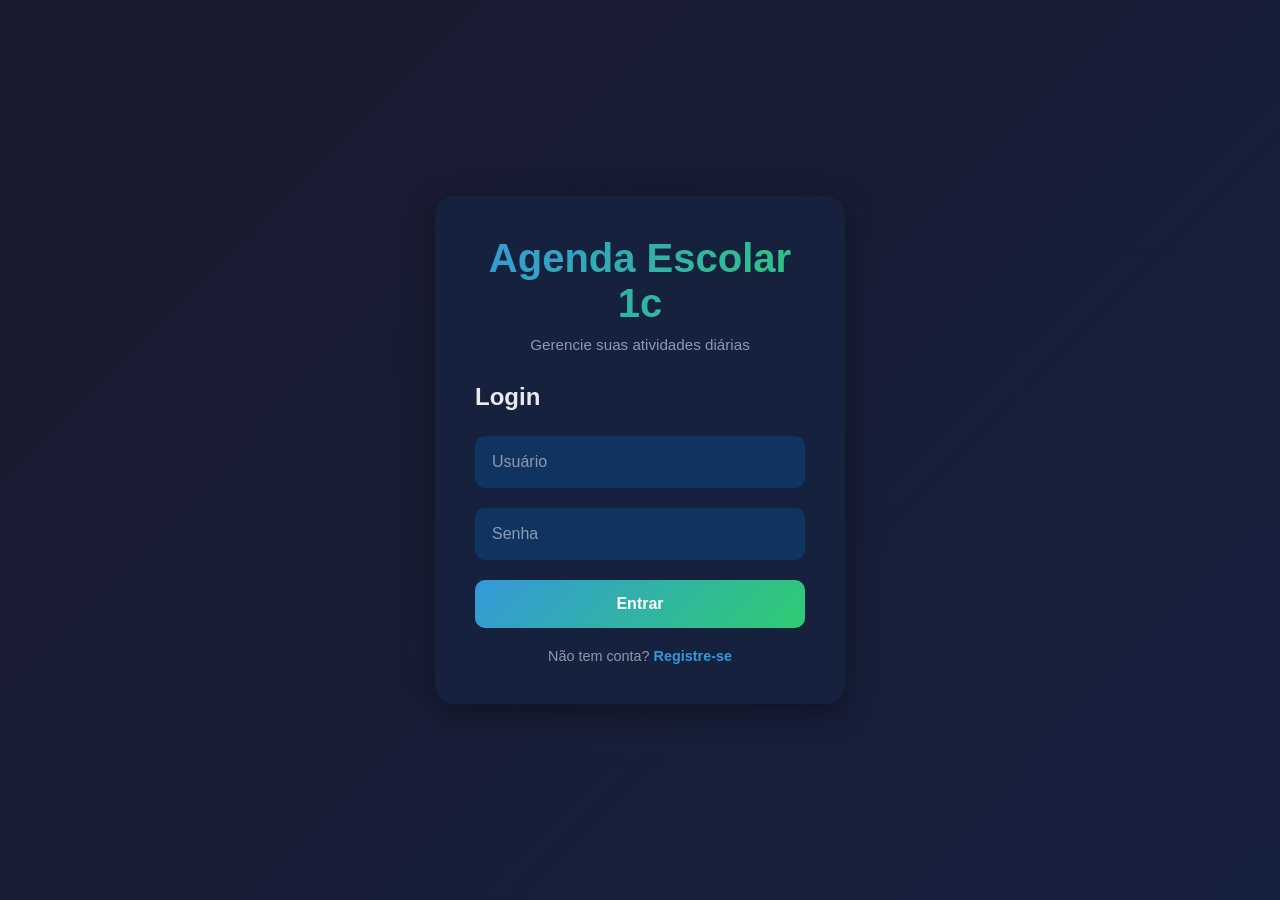
<file: index.html>
<!DOCTYPE html>
<html lang="pt-BR">
<head>
    <meta charset="UTF-8">
    <meta name="viewport" content="width=device-width, initial-scale=1.0">
    <title>Login - Agenda Escolar 1c</title>
    <link rel="stylesheet" href="css/style.css">
    <link rel="manifest" href="/manifest.json">
    <meta name="theme-color" content="#111111">
    <meta name="apple-mobile-web-app-capable" content="yes">
    <meta name="apple-mobile-web-app-status-bar-style" content="black-translucent">
    <link rel="apple-touch-icon" href="/icons/icon-192.png">

</head>
<body>
    <div class="container">
        <div class="login-box">
            <h1>Agenda Escolar 1c</h1>
            <p class="subtitle">Gerencie suas atividades diárias</p>

            <!-- Formulário de Login -->
            <form id="loginForm" class="form active">
                <h2>Login</h2>
                <div class="input-group">
                    <input type="text" id="loginUsername" placeholder="Usuário" required>
                </div>
                <div class="input-group">
                    <input type="password" id="loginPassword" placeholder="Senha" required>
                </div>
                <button type="submit" class="btn btn-primary">Entrar</button>
                <p class="form-toggle">
                    Não tem conta? <a href="#" id="showRegister">Registre-se</a>
                </p>
            </form>

            <!-- Formulário de Registro -->
            <form id="registerForm" class="form">
                <h2>Criar Conta</h2>
                <div class="input-group">
                    <input type="text" id="registerUsername" placeholder="Usuário" required>
                </div>
                <div class="input-group">
                    <input type="password" id="registerPassword" placeholder="Senha (mín. 6 caracteres)" required>
                </div>
                <button type="submit" class="btn btn-primary">Registrar</button>
                <p class="form-toggle">
                    Já tem conta? <a href="#" id="showLogin">Faça login</a>
                </p>
            </form>

            <!-- Mensagens de erro/sucesso -->
            <div id="message" class="message"></div>
        </div>
    </div>

    <script src="js/auth.js"></script>
    <script src="./js/pwa.js"></script>

</body>
</html>
</file>
<file: css/style.css>
/* Reset e configurações globais */
* {
    margin: 0;
    padding: 0;
    box-sizing: border-box;
}

body {
    font-family: 'Segoe UI', Tahoma, Geneva, Verdana, sans-serif;
    background: linear-gradient(135deg, #1a1a2e 0%, #16213e 100%);
    color: #eaeaea;
    min-height: 100vh;
    display: flex;
    justify-content: center;
    align-items: center;
}

/* Container principal */
.container {
    width: 100%;
    max-width: 450px;
    padding: 20px;
}

/* Caixa de login */
.login-box {
    background: #16213e;
    border-radius: 20px;
    padding: 40px;
    box-shadow: 0 8px 32px rgba(0, 0, 0, 0.4);
}

.login-box h1 {
    text-align: center;
    font-size: 2.5rem;
    margin-bottom: 10px;
    background: linear-gradient(135deg, #3498db, #2ecc71);
    -webkit-background-clip: text;
    -webkit-text-fill-color: transparent;
    background-clip: text;
}

.subtitle {
    text-align: center;
    color: #8e9aaf;
    margin-bottom: 30px;
    font-size: 0.95rem;
}

/* Formulários */
.form {
    display: none;
}

.form.active {
    display: block;
    animation: fadeIn 0.3s ease-in;
}

@keyframes fadeIn {
    from {
        opacity: 0;
        transform: translateY(-10px);
    }
    to {
        opacity: 1;
        transform: translateY(0);
    }
}

.form h2 {
    margin-bottom: 25px;
    font-size: 1.5rem;
    color: #eaeaea;
}

/* Input groups */
.input-group {
    margin-bottom: 20px;
}

.input-group input {
    width: 100%;
    padding: 15px;
    background: #0f3460;
    border: 2px solid transparent;
    border-radius: 10px;
    color: #eaeaea;
    font-size: 1rem;
    transition: all 0.3s ease;
}

.input-group input:focus {
    outline: none;
    border-color: #3498db;
    background: #1a4d7a;
}

.input-group input::placeholder {
    color: #8e9aaf;
}

/* Botões */
.btn {
    width: 100%;
    padding: 15px;
    border: none;
    border-radius: 10px;
    font-size: 1rem;
    font-weight: 600;
    cursor: pointer;
    transition: all 0.3s ease;
}

.btn-primary {
    background: linear-gradient(135deg, #3498db, #2ecc71);
    color: white;
}

.btn-primary:hover {
    transform: translateY(-2px);
    box-shadow: 0 5px 20px rgba(52, 152, 219, 0.4);
}

.btn-primary:active {
    transform: translateY(0);
}

/* Toggle entre login/registro */
.form-toggle {
    text-align: center;
    margin-top: 20px;
    color: #8e9aaf;
    font-size: 0.9rem;
}

.form-toggle a {
    color: #3498db;
    text-decoration: none;
    font-weight: 600;
}

.form-toggle a:hover {
    text-decoration: underline;
}

/* Mensagens */
.message {
    margin-top: 20px;
    padding: 15px;
    border-radius: 10px;
    text-align: center;
    font-size: 0.9rem;
    display: none;
}

.message.show {
    display: block;
    animation: slideDown 0.3s ease-out;
}

@keyframes slideDown {
    from {
        opacity: 0;
        transform: translateY(-10px);
    }
    to {
        opacity: 1;
        transform: translateY(0);
    }
}

.message.success {
    background: rgba(46, 204, 113, 0.2);
    border: 2px solid #27ae60;
    color: #2ecc71;
}

.message.error {
    background: rgba(231, 76, 60, 0.2);
    border: 2px solid #c0392b;
    color: #e74c3c;
}

/* ============================================
   ESTILOS DO DASHBOARD (Student e Admin)
   ============================================ */

.dashboard-body {
    background: #1a1a2e;
    min-height: 100vh;
    display: block;
    padding: 0;
}

/* Header */
.header {
    background: #16213e;
    padding: 20px 0;
    box-shadow: 0 2px 10px rgba(0, 0, 0, 0.3);
    position: sticky;
    top: 0;
    z-index: 100;
}

.header-content {
    max-width: 1200px;
    margin: 0 auto;
    padding: 0 20px;
    display: flex;
    justify-content: space-between;
    align-items: center;
}

.header h1 {
    font-size: 1.8rem;
    color: #eaeaea;
}

.user-info {
    display: flex;
    align-items: center;
    gap: 15px;
}

.user-info span {
    color: #8e9aaf;
    font-size: 0.95rem;
}

.btn-logout {
    background: #e74c3c;
    color: white;
    padding: 10px 20px;
    font-size: 0.9rem;
}

.btn-logout:hover {
    background: #c0392b;
    transform: translateY(-2px);
}

/* Container do Dashboard */
.dashboard-container {
    max-width: 1200px;
    margin: 30px auto;
    padding: 0 20px;
}

/* Filtros */
.filters {
    background: #16213e;
    padding: 25px;
    border-radius: 15px;
    margin-bottom: 30px;
    box-shadow: 0 4px 15px rgba(0, 0, 0, 0.2);
}

.filters h3 {
    margin-bottom: 20px;
    color: #eaeaea;
    font-size: 1.3rem;
}

.filter-group {
    margin-bottom: 15px;
}

.filter-group input[type="text"] {
    width: 100%;
    padding: 12px;
    background: #0f3460;
    border: 2px solid transparent;
    border-radius: 8px;
    color: #eaeaea;
    font-size: 0.95rem;
}

.filter-group input[type="text"]:focus {
    outline: none;
    border-color: #3498db;
}

.filter-group label {
    display: flex;
    align-items: center;
    gap: 10px;
    color: #eaeaea;
    cursor: pointer;
}

.filter-group input[type="checkbox"] {
    width: 18px;
    height: 18px;
    cursor: pointer;
}

/* Container dos botões de filtro */
.filters .btn {
    margin-top: 10px;
    display: inline-block;
    width: auto;
    padding: 12px 24px;
}

.filters .btn:not(:last-child) {
    margin-right: 10px;
}

.btn-secondary {
    background: #0f3460;
    color: white;
}

.btn-secondary:hover {
    background: #1a4d7a;
    transform: translateY(-2px);
}

/* Seção de Atividades */
.activities-section h2 {
    margin-bottom: 20px;
    color: #eaeaea;
    font-size: 1.5rem;
}

.activities-list {
    display: grid;
    gap: 15px;
}

/* Card de Atividade */
.activity-card {
    background: #16213e;
    padding: 20px;
    border-radius: 12px;
    border-left: 5px solid;
    cursor: pointer;
    transition: all 0.3s ease;
    box-shadow: 0 2px 8px rgba(0, 0, 0, 0.2);
}

/* Atividade NÃO feita - VERMELHO */
.activity-card.not-completed {
    border-left-color: #e74c3c;
}

.activity-card.not-completed:hover {
    transform: translateX(5px);
    box-shadow: 0 4px 15px rgba(231, 76, 60, 0.3);
}

/* Atividade feita - VERDE */
.activity-card.completed {
    border-left-color: #27ae60;
    opacity: 0.8;
}

.activity-card.completed:hover {
    transform: translateX(5px);
    box-shadow: 0 4px 15px rgba(39, 174, 96, 0.3);
    opacity: 1;
}

.activity-header {
    display: flex;
    justify-content: space-between;
    align-items: center;
    margin-bottom: 10px;
}

.activity-subject {
    font-size: 1.2rem;
    font-weight: 600;
    color: #3498db;
}

.activity-status {
    padding: 5px 12px;
    border-radius: 20px;
    font-size: 0.85rem;
    font-weight: 600;
}

.status-completed {
    background: rgba(39, 174, 96, 0.2);
    color: #27ae60;
}

.status-pending {
    background: rgba(231, 76, 60, 0.2);
    color: #e74c3c;
}

.activity-description {
    color: #8e9aaf;
    margin-bottom: 15px;
    line-height: 1.5;
}

.activity-dates {
    display: flex;
    gap: 20px;
    font-size: 0.9rem;
    color: #8e9aaf;
}

.activity-dates span {
    display: flex;
    align-items: center;
    gap: 5px;
}

/* Mensagens */
.loading {
    text-align: center;
    padding: 40px;
    color: #8e9aaf;
    font-size: 1.1rem;
}

.empty-message {
    text-align: center;
    padding: 60px 20px;
    color: #8e9aaf;
    font-size: 1.1rem;
}
/* ============================================
   ESTILOS ESPECÍFICOS DO ADMIN
   ============================================ */

/* Seção do Formulário de Admin */
.admin-form-section {
    background: #16213e;
    padding: 30px;
    border-radius: 15px;
    margin-bottom: 30px;
    box-shadow: 0 4px 15px rgba(0, 0, 0, 0.2);
}

.admin-form-section h2 {
    margin-bottom: 25px;
    color: #eaeaea;
    font-size: 1.5rem;
}

/* Formulário Admin */
.admin-form {
    display: grid;
    gap: 20px;
}

.admin-form label {
    display: block;
    margin-bottom: 8px;
    color: #8e9aaf;
    font-size: 0.9rem;
    font-weight: 600;
}

.admin-form input[type="text"],
.admin-form input[type="date"],
.admin-form textarea {
    width: 100%;
    padding: 12px;
    background: #0f3460;
    border: 2px solid transparent;
    border-radius: 8px;
    color: #eaeaea;
    font-size: 0.95rem;
    font-family: inherit;
}

.admin-form input:focus,
.admin-form textarea:focus {
    outline: none;
    border-color: #3498db;
}

.admin-form textarea {
    resize: vertical;
    min-height: 80px;
}

/* Form Row - duas colunas */
.form-row {
    display: grid;
    grid-template-columns: 1fr 1fr;
    gap: 20px;
}

@media (max-width: 768px) {
    .form-row {
        grid-template-columns: 1fr;
    }
}

/* Botões do Formulário */
.form-buttons {
    display: flex;
    gap: 15px;
    margin-top: 10px;
}

.form-buttons .btn {
    flex: 1;
    width: auto;
}

/* Lista de Atividades Admin */
.admin-activities-list .activity-card {
    border-left-color: #3498db;
}

.admin-activities-list .activity-card:hover {
    transform: translateX(5px);
    box-shadow: 0 4px 15px rgba(52, 152, 219, 0.3);
}

/* Botões de Ação nas Atividades */
.activity-actions {
    display: flex;
    gap: 10px;
    margin-top: 15px;
    padding-top: 15px;
    border-top: 1px solid rgba(142, 154, 175, 0.2);
}

.btn-edit,
.btn-delete {
    flex: 1;
    padding: 10px;
    border: none;
    border-radius: 8px;
    font-size: 0.9rem;
    font-weight: 600;
    cursor: pointer;
    transition: all 0.3s ease;
}

.btn-edit {
    background: #3498db;
    color: white;
}

.btn-edit:hover {
    background: #2980b9;
    transform: translateY(-2px);
}

.btn-delete {
    background: #e74c3c;
    color: white;
}

.btn-delete:hover {
    background: #c0392b;
    transform: translateY(-2px);
}

.btn-danger {
    background: #e74c3c;
    color: white;
}

.btn-danger:hover {
    background: #c0392b;
}

/* Modal */
.modal {
    display: none;
    position: fixed;
    top: 0;
    left: 0;
    width: 100%;
    height: 100%;
    background: rgba(0, 0, 0, 0.7);
    z-index: 1000;
    justify-content: center;
    align-items: center;
}

.modal.show {
    display: flex;
    animation: fadeIn 0.3s ease-in;
}

.modal-content {
    background: #16213e;
    padding: 30px;
    border-radius: 15px;
    max-width: 500px;
    width: 90%;
    box-shadow: 0 8px 32px rgba(0, 0, 0, 0.4);
}

.modal-content h3 {
    margin-bottom: 15px;
    color: #eaeaea;
    font-size: 1.3rem;
}

.modal-content p {
    color: #8e9aaf;
    margin-bottom: 10px;
    line-height: 1.6;
}

.modal-activity-name {
    color: #3498db;
    font-weight: 600;
    font-size: 1.1rem;
}

.modal-buttons {
    display: flex;
    gap: 15px;
    margin-top: 25px;
}

.modal-buttons .btn {
    flex: 1;
    width: auto;
}
</file>
